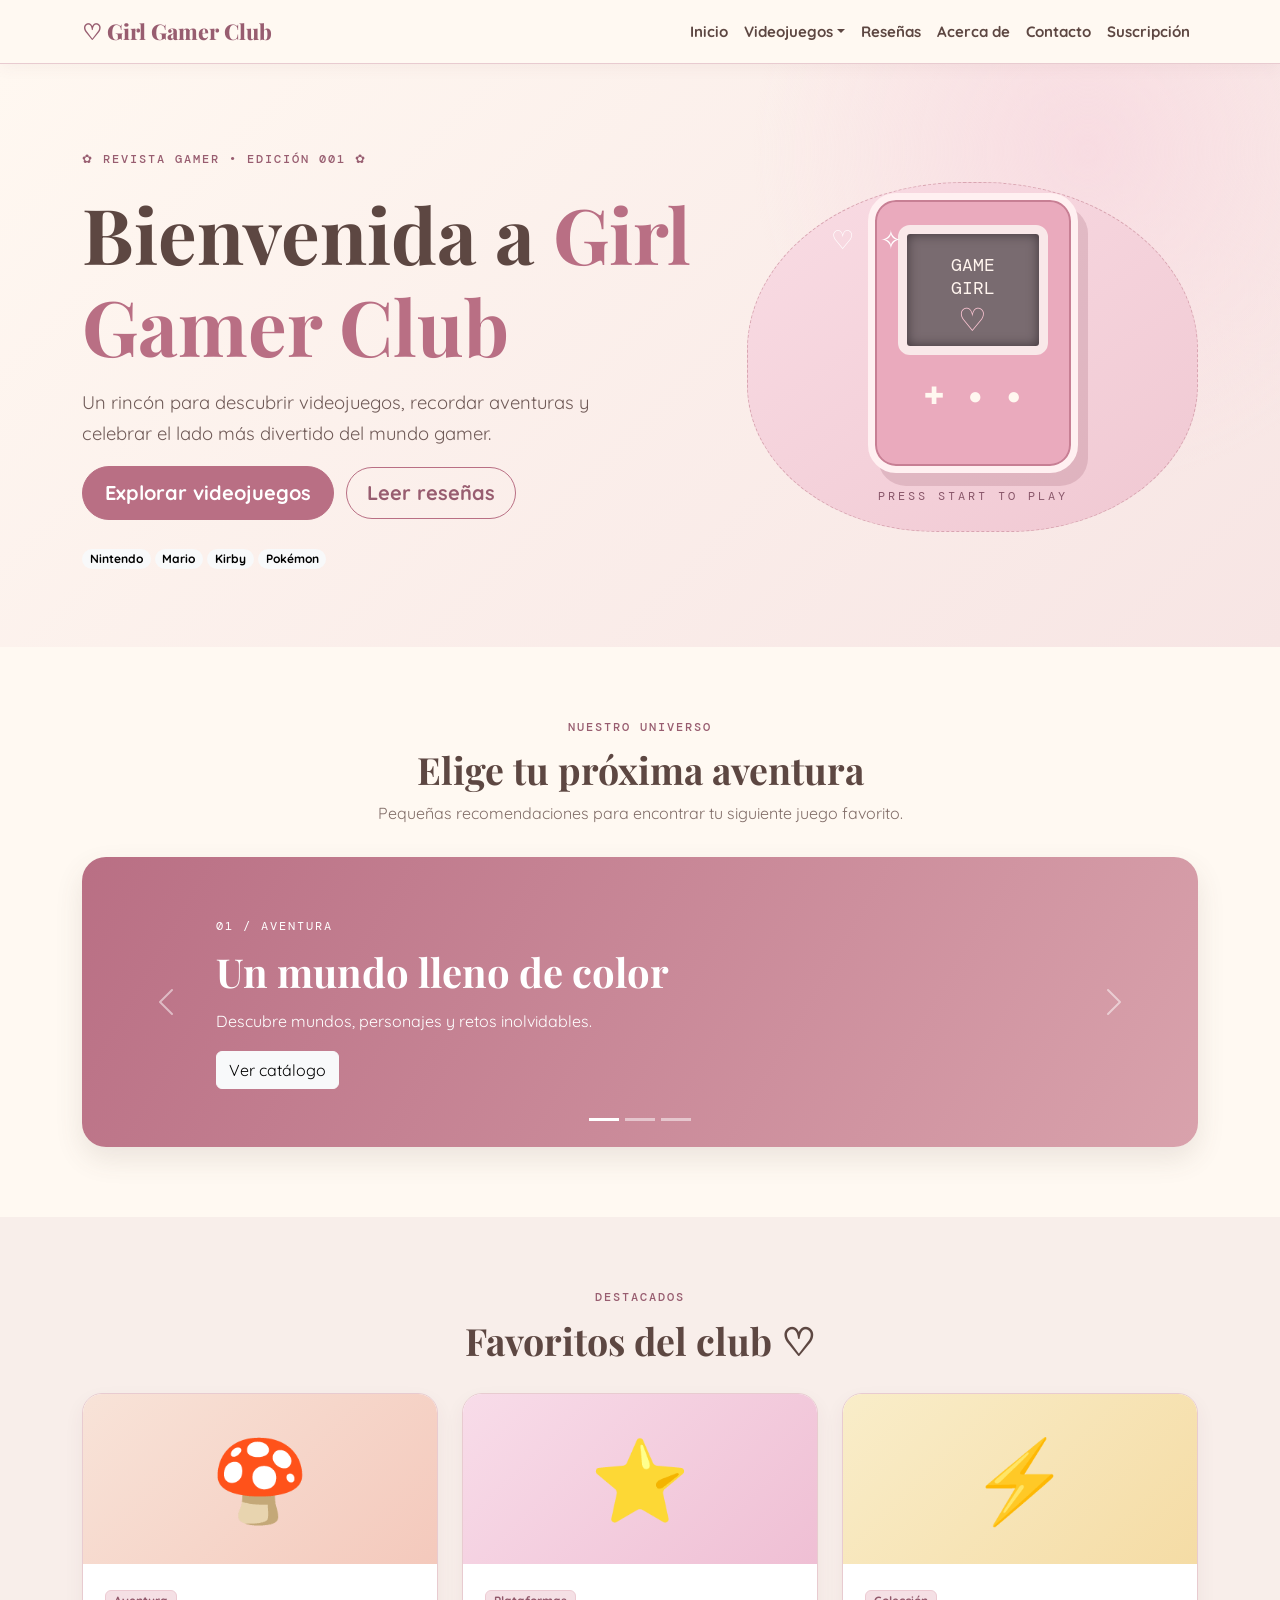
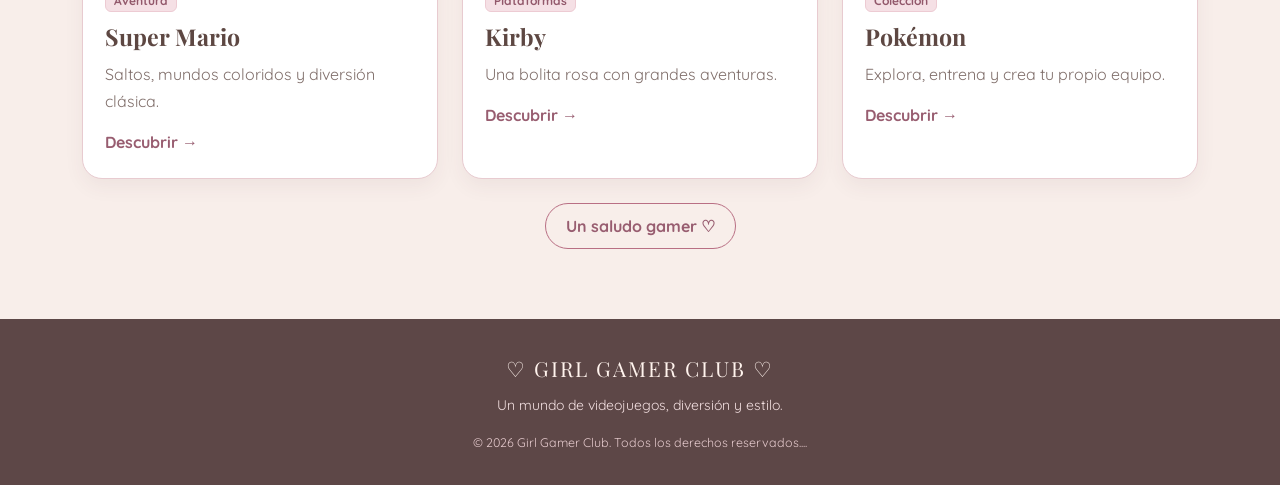
<file: index.html>
<!DOCTYPE html>
<html lang="es">
<head>
  <meta charset="UTF-8">
  <meta name="viewport" content="width=device-width, initial-scale=1.0">
  <meta name="author" content="Nicol Teran">
  <meta name="description" content="Girl Gamer Club: blog vintage de videojuegos Nintendo, Mario, Kirby y Pokémon.">
  <title>Inicio | Girl Gamer Club</title>
  <link href="https://cdn.jsdelivr.net/npm/bootstrap@5.3.3/dist/css/bootstrap.min.css" rel="stylesheet">
  <link rel="stylesheet" href="css/estilos.css">
</head>
<body>

<nav class="navbar navbar-expand-lg navbar-light sticky-top">
  <div class="container">
    <a class="navbar-brand" href="index.html">♡ Girl Gamer Club</a>
    <button class="navbar-toggler" type="button" data-bs-toggle="collapse" data-bs-target="#menu" aria-controls="menu" aria-expanded="false" aria-label="Abrir menú">
      <span class="navbar-toggler-icon"></span>
    </button>
    <div class="collapse navbar-collapse" id="menu">
      <ul class="navbar-nav ms-auto align-items-lg-center">
        <li class="nav-item"><a class="nav-link" href="index.html">Inicio</a></li>
        <li class="nav-item dropdown">
          <a class="nav-link dropdown-toggle" href="videojuegos.html" role="button" data-bs-toggle="dropdown" aria-expanded="false">Videojuegos</a>
          <ul class="dropdown-menu">
            <li><a class="dropdown-item" href="videojuegos.html#nintendo">Nintendo</a></li>
            <li><a class="dropdown-item" href="videojuegos.html#mario">Mario</a></li>
            <li><a class="dropdown-item" href="videojuegos.html#kirby">Kirby</a></li>
            <li><a class="dropdown-item" href="videojuegos.html#pokemon">Pokémon</a></li>
          </ul>
        </li>
        <li class="nav-item"><a class="nav-link" href="resenas.html">Reseñas</a></li>
        <li class="nav-item"><a class="nav-link" href="acerca.html">Acerca de</a></li>
        <li class="nav-item"><a class="nav-link" href="contacto.html">Contacto</a></li>
        <li class="nav-item"><a class="nav-link" href="suscripcion.html">Suscripción</a></li>
      </ul>
    </div>
  </div>
</nav>


<main>
  <section class="hero">
    <div class="container">
      <div class="row align-items-center g-4">
        <div class="col-lg-7">
          <span class="eyebrow">✿ REVISTA GAMER • EDICIÓN 001 ✿</span>
          <h1>Bienvenida a <span>Girl Gamer Club</span></h1>
          <p class="hero-text">Un rincón para descubrir videojuegos, recordar aventuras y celebrar el lado más divertido del mundo gamer.</p>
          <a class="btn btn-rose btn-lg me-2 mb-2" href="videojuegos.html">Explorar videojuegos</a>
          <a class="btn btn-outline-rose btn-lg mb-2" href="resenas.html">Leer reseñas</a>
          <div class="mt-3"><span class="badge rounded-pill text-bg-light">Nintendo</span> <span class="badge rounded-pill text-bg-light">Mario</span> <span class="badge rounded-pill text-bg-light">Kirby</span> <span class="badge rounded-pill text-bg-light">Pokémon</span></div>
        </div>
        <div class="col-lg-5">
          <div class="hero-art" role="img" aria-label="Ilustración decorativa de una consola portátil rosa">
            <div class="sparkle">✦　♡　✧</div><div class="handheld"><div class="screen">GAME<br>GIRL<br><span>♡</span></div><div class="controls">✚　●　●</div></div>
            <p class="art-caption">PRESS START TO PLAY</p>
          </div>
        </div>
      </div>
    </div>
  </section>

  <section class="container section-pad">
    <div class="section-heading"><span class="eyebrow">NUESTRO UNIVERSO</span><h2>Elige tu próxima aventura</h2><p>Pequeñas recomendaciones para encontrar tu siguiente juego favorito.</p></div>
    <div id="clubCarousel" class="carousel slide vintage-carousel" data-bs-ride="carousel">
      <div class="carousel-indicators">
        <button type="button" data-bs-target="#clubCarousel" data-bs-slide-to="0" class="active" aria-current="true" aria-label="Diapositiva 1"></button>
        <button type="button" data-bs-target="#clubCarousel" data-bs-slide-to="1" aria-label="Diapositiva 2"></button>
        <button type="button" data-bs-target="#clubCarousel" data-bs-slide-to="2" aria-label="Diapositiva 3"></button>
      </div>
      <div class="carousel-inner">
        <div class="carousel-item active"><div class="carousel-panel panel-one"><span>01 / AVENTURA</span><h3>Un mundo lleno de color</h3><p>Descubre mundos, personajes y retos inolvidables.</p><a href="videojuegos.html" class="btn btn-light">Ver catálogo</a></div></div>
        <div class="carousel-item"><div class="carousel-panel panel-two"><span>02 / TERNURA</span><h3>Un poquito de magia rosa</h3><p>Personajes adorables y aventuras para disfrutar.</p><a href="videojuegos.html#kirby" class="btn btn-light">Conocer a Kirby</a></div></div>
        <div class="carousel-item"><div class="carousel-panel panel-three"><span>03 / RECUERDOS</span><h3>La nostalgia nunca pasa de moda</h3><p>Celebramos los clásicos que siguen encantándonos.</p><a href="resenas.html" class="btn btn-light">Leer reseñas</a></div></div>
      </div>
      <button class="carousel-control-prev" type="button" data-bs-target="#clubCarousel" data-bs-slide="prev"><span class="carousel-control-prev-icon"></span><span class="visually-hidden">Anterior</span></button>
      <button class="carousel-control-next" type="button" data-bs-target="#clubCarousel" data-bs-slide="next"><span class="carousel-control-next-icon"></span><span class="visually-hidden">Siguiente</span></button>
    </div>
  </section>

  <section class="soft-section section-pad">
    <div class="container">
      <div class="section-heading"><span class="eyebrow">DESTACADOS</span><h2>Favoritos del club ♡</h2></div>
      <div class="row g-4">
        <div class="col-md-4"><article class="game-card"><div class="game-icon icon-mario">🍄</div><div class="card-body"><span class="badge badge-rose">Aventura</span><h3>Super Mario</h3><p>Saltos, mundos coloridos y diversión clásica.</p><a href="videojuegos.html#mario" class="text-link">Descubrir →</a></div></article></div>
        <div class="col-md-4"><article class="game-card"><div class="game-icon icon-kirby">⭐</div><div class="card-body"><span class="badge badge-rose">Plataformas</span><h3>Kirby</h3><p>Una bolita rosa con grandes aventuras.</p><a href="videojuegos.html#kirby" class="text-link">Descubrir →</a></div></article></div>
        <div class="col-md-4"><article class="game-card"><div class="game-icon icon-pokemon">⚡</div><div class="card-body"><span class="badge badge-rose">Colección</span><h3>Pokémon</h3><p>Explora, entrena y crea tu propio equipo.</p><a href="videojuegos.html#pokemon" class="text-link">Descubrir →</a></div></article></div>
      </div>
      <div class="text-center mt-4"><button class="btn btn-outline-rose" data-bs-toggle="tooltip" data-bs-title="¡Gracias por visitar nuestro pequeño club!">Un saludo gamer ♡</button></div>
    </div>
  </section>
</main>

<footer class="site-footer">
  <div class="container text-center">
    <p class="mb-1">♡ GIRL GAMER CLUB ♡</p>
    <small>Un mundo de videojuegos, diversión y estilo.</small>
    <p class="copyright mb-0">© 2026 Girl Gamer Club. Todos los derechos reservados....</p>
  </div>
</footer>

<script src="https://cdn.jsdelivr.net/npm/bootstrap@5.3.3/dist/js/bootstrap.bundle.min.js"></script>
<script src="js/script.js"></script>
</body>
</html>
</file>
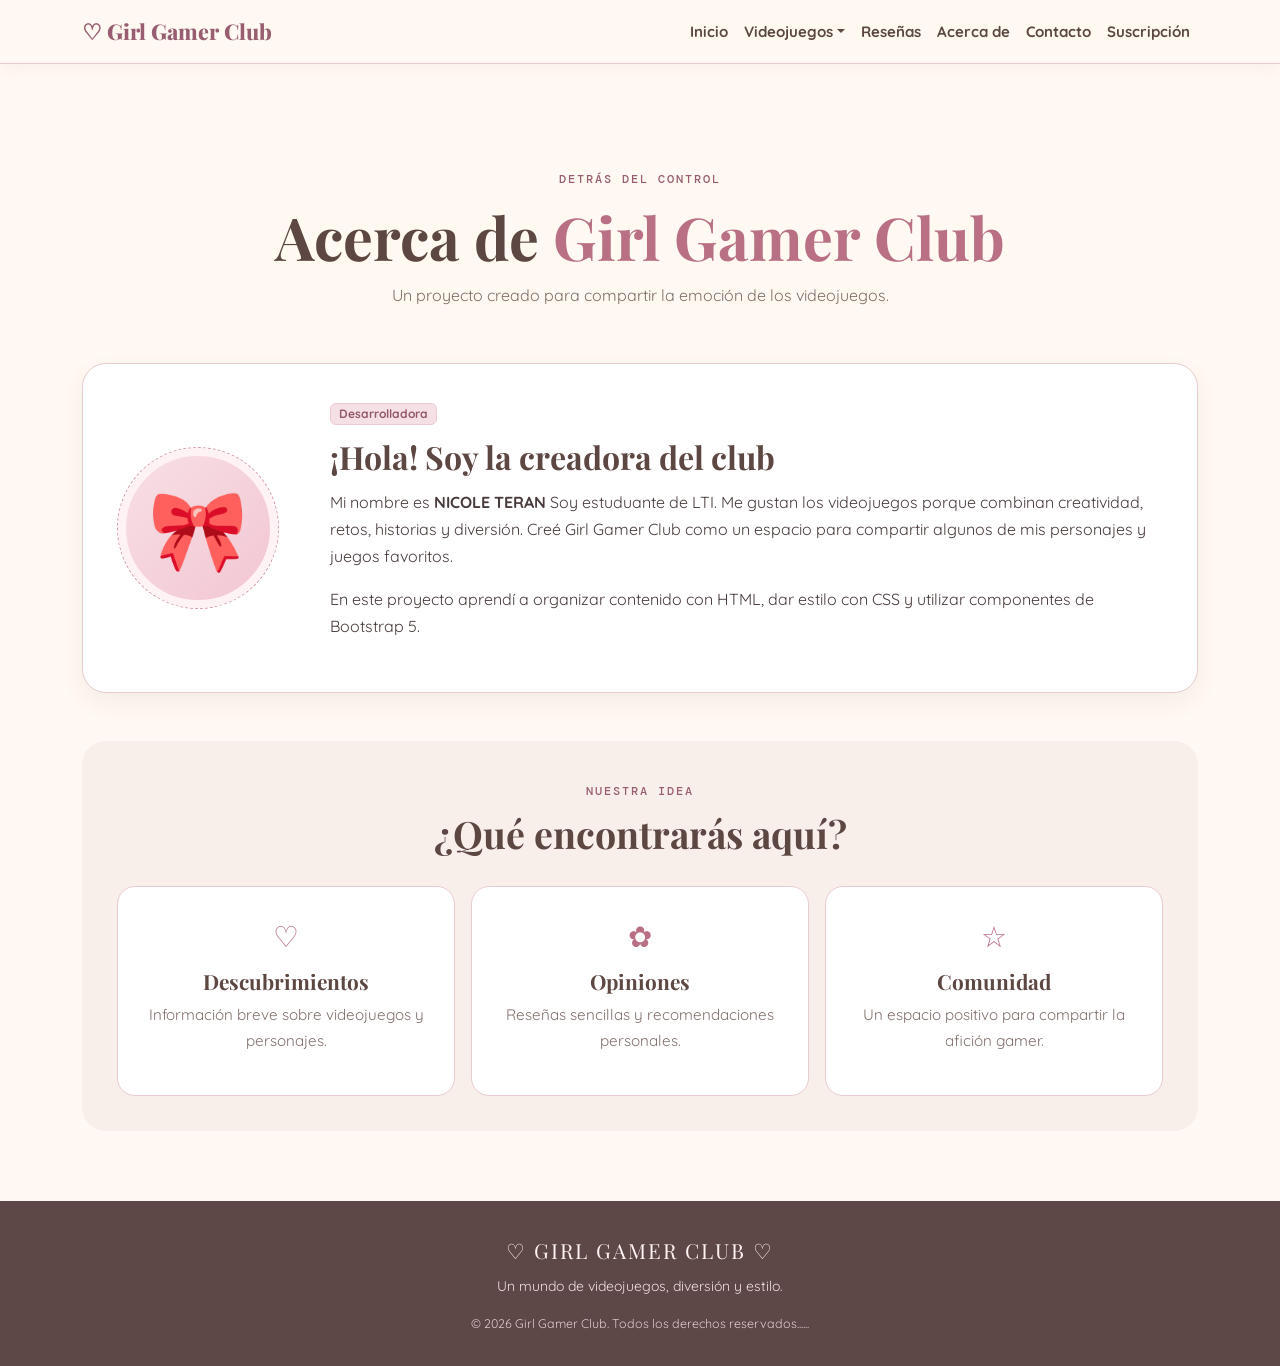
<file: acerca.html>
<!DOCTYPE html>
<html lang="es">
<head>
  <meta charset="UTF-8">
  <meta name="viewport" content="width=device-width, initial-scale=1.0">
  <meta name="author" content="Nicol Teran">
  <meta name="description" content="Girl Gamer Club: blog vintage de videojuegos Nintendo, Mario, Kirby y Pokémon.">
  <title>Acerca de | Girl Gamer Club</title>
  <link href="https://cdn.jsdelivr.net/npm/bootstrap@5.3.3/dist/css/bootstrap.min.css" rel="stylesheet">
  <link rel="stylesheet" href="css/estilos.css">
</head>
<body>

<nav class="navbar navbar-expand-lg navbar-light sticky-top">
  <div class="container">
    <a class="navbar-brand" href="index.html">♡ Girl Gamer Club</a>
    <button class="navbar-toggler" type="button" data-bs-toggle="collapse" data-bs-target="#menu" aria-controls="menu" aria-expanded="false" aria-label="Abrir menú">
      <span class="navbar-toggler-icon"></span>
    </button>
    <div class="collapse navbar-collapse" id="menu">
      <ul class="navbar-nav ms-auto align-items-lg-center">
        <li class="nav-item"><a class="nav-link" href="index.html">Inicio</a></li>
        <li class="nav-item dropdown">
          <a class="nav-link dropdown-toggle" href="videojuegos.html" role="button" data-bs-toggle="dropdown" aria-expanded="false">Videojuegos</a>
          <ul class="dropdown-menu">
            <li><a class="dropdown-item" href="videojuegos.html#nintendo">Nintendo</a></li>
            <li><a class="dropdown-item" href="videojuegos.html#mario">Mario</a></li>
            <li><a class="dropdown-item" href="videojuegos.html#kirby">Kirby</a></li>
            <li><a class="dropdown-item" href="videojuegos.html#pokemon">Pokémon</a></li>
          </ul>
        </li>
        <li class="nav-item"><a class="nav-link" href="resenas.html">Reseñas</a></li>
        <li class="nav-item"><a class="nav-link" href="acerca.html">Acerca de</a></li>
        <li class="nav-item"><a class="nav-link" href="contacto.html">Contacto</a></li>
        <li class="nav-item"><a class="nav-link" href="suscripcion.html">Suscripción</a></li>
      </ul>
    </div>
  </div>
</nav>


<main class="container section-pad">
  <header class="page-header"><span class="eyebrow">DETRÁS DEL CONTROL</span><h1>Acerca de <span>Girl Gamer Club</span></h1><p>Un proyecto creado para compartir la emoción de los videojuegos.</p></header>
  <section class="about-panel">
    <div class="profile-avatar">🎀</div>
    <div><span class="badge badge-rose">Desarrolladora</span><h2>¡Hola! Soy la creadora del club</h2>
      <p>Mi nombre es <strong> NICOLE TERAN </strong> Soy estuduante de LTI. Me gustan los videojuegos porque combinan creatividad, retos, historias y diversión. Creé Girl Gamer Club como un espacio para compartir algunos de mis personajes y juegos favoritos.</p>
      <p>En este proyecto aprendí a organizar contenido con HTML, dar estilo con CSS y utilizar componentes de Bootstrap 5.</p>
    </div>
  </section>
  <section class="soft-section inner-soft mt-5"><div class="section-heading"><span class="eyebrow">NUESTRA IDEA</span><h2>¿Qué encontrarás aquí?</h2></div><div class="row g-3"><div class="col-md-4"><div class="mini-feature">♡ <h3>Descubrimientos</h3><p>Información breve sobre videojuegos y personajes.</p></div></div><div class="col-md-4"><div class="mini-feature">✿ <h3>Opiniones</h3><p>Reseñas sencillas y recomendaciones personales.</p></div></div><div class="col-md-4"><div class="mini-feature">☆ <h3>Comunidad</h3><p>Un espacio positivo para compartir la afición gamer.</p></div></div></div></section>
</main>

<footer class="site-footer">
  <div class="container text-center">
    <p class="mb-1">♡ GIRL GAMER CLUB ♡</p>
    <small>Un mundo de videojuegos, diversión y estilo.</small>
    <p class="copyright mb-0">© 2026 Girl Gamer Club. Todos los derechos reservados......</p>
  </div>
</footer>

<script src="https://cdn.jsdelivr.net/npm/bootstrap@5.3.3/dist/js/bootstrap.bundle.min.js"></script>
<script src="js/script.js"></script>
</body>
</html>
</file>
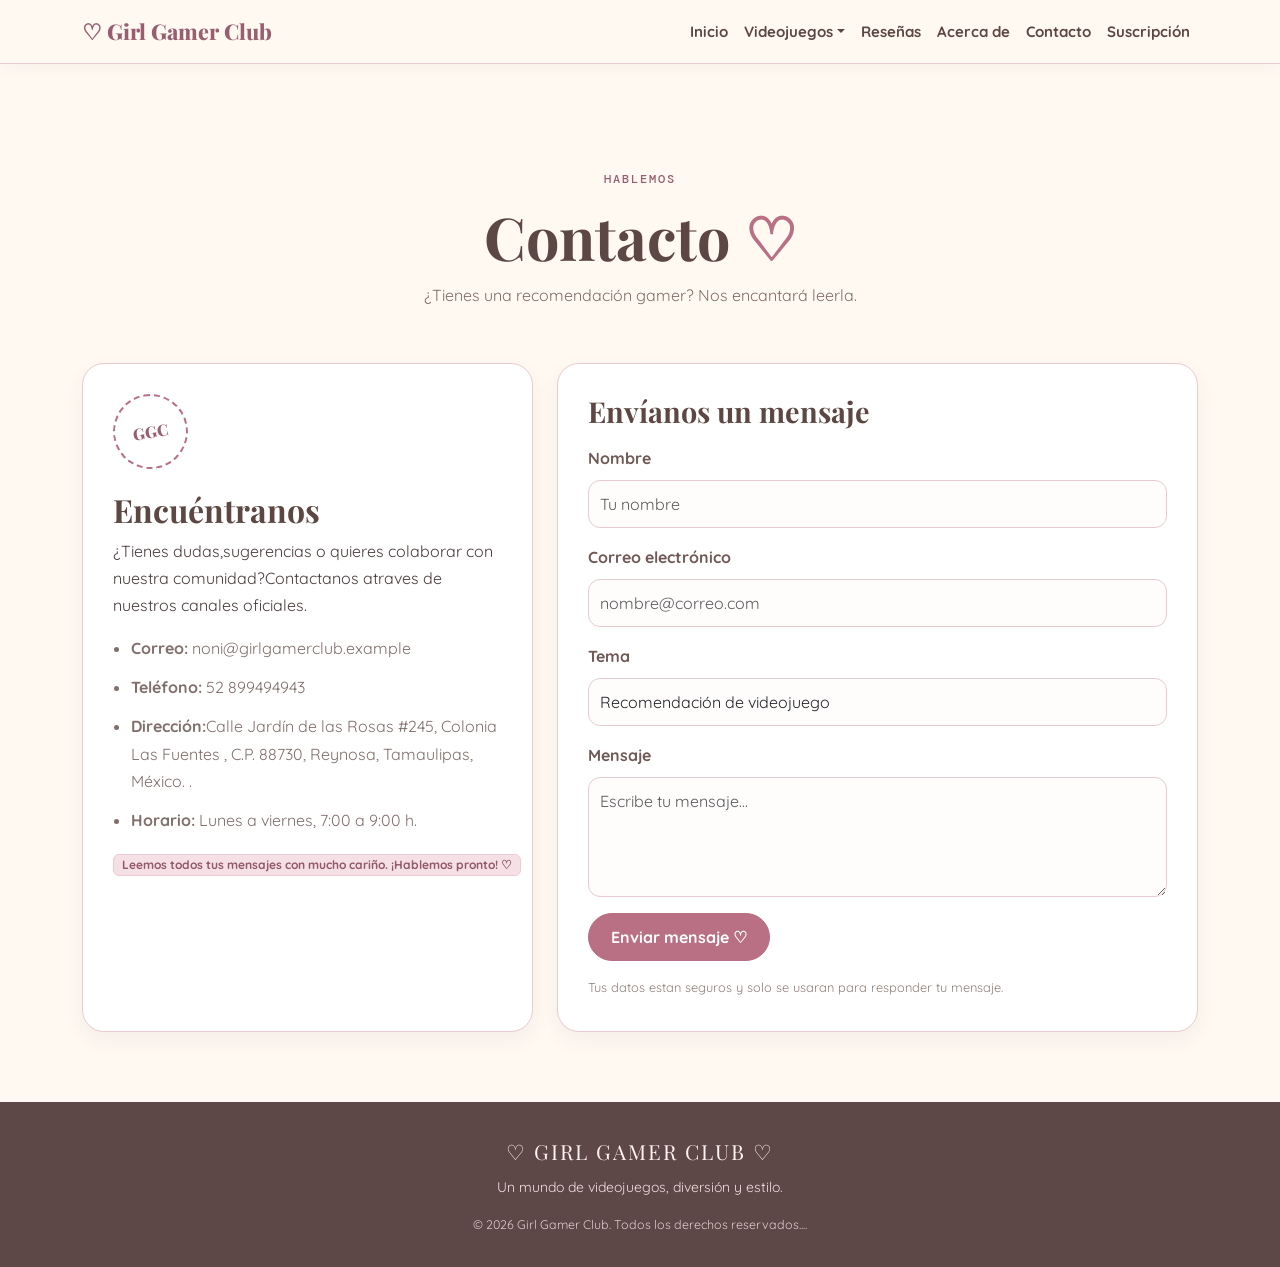
<file: contacto.html>
<!DOCTYPE html>
<html lang="es">
<head>
  <meta charset="UTF-8">
  <meta name="viewport" content="width=device-width, initial-scale=1.0">
  <meta name="author" content="Nicol Teran">
  <meta name="description" content="Girl Gamer Club: blog vintage de videojuegos Nintendo, Mario, Kirby y Pokémon.">
  <title>Contacto | Girl Gamer Club</title>
  <link href="https://cdn.jsdelivr.net/npm/bootstrap@5.3.3/dist/css/bootstrap.min.css" rel="stylesheet">
  <link rel="stylesheet" href="css/estilos.css">
</head>
<body>

<nav class="navbar navbar-expand-lg navbar-light sticky-top">
  <div class="container">
    <a class="navbar-brand" href="index.html">♡ Girl Gamer Club</a>
    <button class="navbar-toggler" type="button" data-bs-toggle="collapse" data-bs-target="#menu" aria-controls="menu" aria-expanded="false" aria-label="Abrir menú">
      <span class="navbar-toggler-icon"></span>
    </button>
    <div class="collapse navbar-collapse" id="menu">
      <ul class="navbar-nav ms-auto align-items-lg-center">
        <li class="nav-item"><a class="nav-link" href="index.html">Inicio</a></li>
        <li class="nav-item dropdown">
          <a class="nav-link dropdown-toggle" href="videojuegos.html" role="button" data-bs-toggle="dropdown" aria-expanded="false">Videojuegos</a>
          <ul class="dropdown-menu">
            <li><a class="dropdown-item" href="videojuegos.html#nintendo">Nintendo</a></li>
            <li><a class="dropdown-item" href="videojuegos.html#mario">Mario</a></li>
            <li><a class="dropdown-item" href="videojuegos.html#kirby">Kirby</a></li>
            <li><a class="dropdown-item" href="videojuegos.html#pokemon">Pokémon</a></li>
          </ul>
        </li>
        <li class="nav-item"><a class="nav-link" href="resenas.html">Reseñas</a></li>
        <li class="nav-item"><a class="nav-link" href="acerca.html">Acerca de</a></li>
        <li class="nav-item"><a class="nav-link" href="contacto.html">Contacto</a></li>
        <li class="nav-item"><a class="nav-link" href="suscripcion.html">Suscripción</a></li>
      </ul>
    </div>
  </div>
</nav>


<main class="container section-pad">
  <header class="page-header"><span class="eyebrow">HABLEMOS</span><h1>Contacto <span>♡</span></h1><p>¿Tienes una recomendación gamer? Nos encantará leerla.</p></header>
  <div class="row g-4">
    <div class="col-lg-5"><div class="contact-card"><div class="contact-stamp">GGC</div><h2>Encuéntranos</h2><p>¿Tienes dudas,sugerencias o quieres colaborar con nuestra comunidad?Contactanos atraves de nuestros canales oficiales.</p><ul class="contact-list"><li><strong>Correo:</strong> noni@girlgamerclub.example</li><li><strong>Teléfono:</strong> 52 899494943 </li><li><strong>Dirección:</strong>Calle Jardín de las Rosas #245, Colonia Las Fuentes , C.P. 88730, Reynosa, Tamaulipas, México. .</li><li><strong>Horario:</strong> Lunes a viernes, 7:00 a 9:00 h.</li></ul><span class="badge badge-rose">Leemos todos tus mensajes con mucho cariño. ¡Hablemos pronto! ♡</span></div></div>
    <div class="col-lg-7"><form class="form-paper demo-form"><h2>Envíanos un mensaje</h2><div class="mb-3"><label for="nombre" class="form-label">Nombre</label><input class="form-control" id="nombre" name="nombre" type="text" placeholder="Tu nombre" required></div><div class="mb-3"><label for="correo" class="form-label">Correo electrónico</label><input class="form-control" id="correo" name="correo" type="email" placeholder="nombre@correo.com" required></div><div class="mb-3"><label for="tema" class="form-label">Tema</label><select class="form-select" id="tema" name="tema"><option>Recomendación de videojuego</option><option>Pregunta sobre el blog</option><option>Otro</option></select></div><div class="mb-3"><label for="mensaje" class="form-label">Mensaje</label><textarea class="form-control" id="mensaje" name="mensaje" rows="4" placeholder="Escribe tu mensaje..." required></textarea></div><button class="btn btn-rose" type="submit">Enviar mensaje ♡</button><p class="form-feedback" aria-live="polite"></p><small class="small-note">Tus datos estan seguros y solo se usaran para responder tu mensaje.</small></form></div>
  </div>
</main>

<footer class="site-footer">
  <div class="container text-center">
    <p class="mb-1">♡ GIRL GAMER CLUB ♡</p>
    <small>Un mundo de videojuegos, diversión y estilo.</small>
    <p class="copyright mb-0">© 2026 Girl Gamer Club. Todos los derechos reservados....</p>
  </div>
</footer>

<script src="https://cdn.jsdelivr.net/npm/bootstrap@5.3.3/dist/js/bootstrap.bundle.min.js"></script>
<script src="js/script.js"></script>
</body>
</html>
</file>
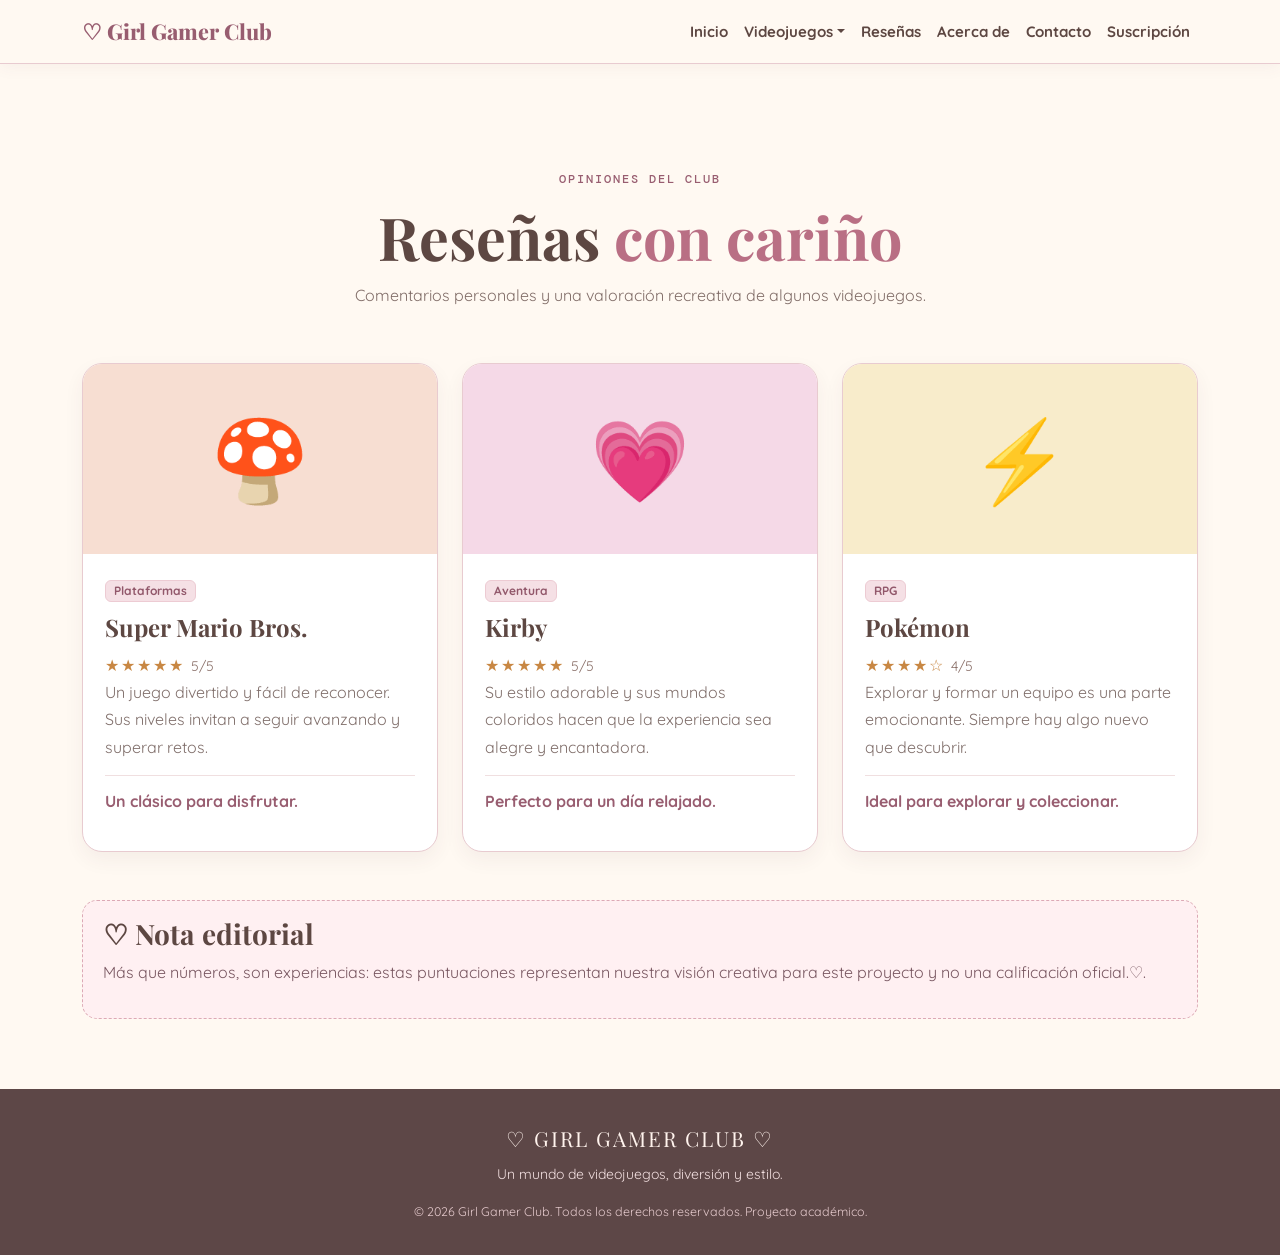
<file: resenas.html>
<!DOCTYPE html>
<html lang="es">
<head>
  <meta charset="UTF-8">
  <meta name="viewport" content="width=device-width, initial-scale=1.0">
  <meta name="author" content="Nicol Teran">
  <meta name="description" content="Girl Gamer Club: blog vintage de videojuegos Nintendo, Mario, Kirby y Pokémon.">
  <title>Reseñas | Girl Gamer Club</title>
  <link href="https://cdn.jsdelivr.net/npm/bootstrap@5.3.3/dist/css/bootstrap.min.css" rel="stylesheet">
  <link rel="stylesheet" href="css/estilos.css">
</head>
<body>

<nav class="navbar navbar-expand-lg navbar-light sticky-top">
  <div class="container">
    <a class="navbar-brand" href="index.html">♡ Girl Gamer Club</a>
    <button class="navbar-toggler" type="button" data-bs-toggle="collapse" data-bs-target="#menu" aria-controls="menu" aria-expanded="false" aria-label="Abrir menú">
      <span class="navbar-toggler-icon"></span>
    </button>
    <div class="collapse navbar-collapse" id="menu">
      <ul class="navbar-nav ms-auto align-items-lg-center">
        <li class="nav-item"><a class="nav-link" href="index.html">Inicio</a></li>
        <li class="nav-item dropdown">
          <a class="nav-link dropdown-toggle" href="videojuegos.html" role="button" data-bs-toggle="dropdown" aria-expanded="false">Videojuegos</a>
          <ul class="dropdown-menu">
            <li><a class="dropdown-item" href="videojuegos.html#nintendo">Nintendo</a></li>
            <li><a class="dropdown-item" href="videojuegos.html#mario">Mario</a></li>
            <li><a class="dropdown-item" href="videojuegos.html#kirby">Kirby</a></li>
            <li><a class="dropdown-item" href="videojuegos.html#pokemon">Pokémon</a></li>
          </ul>
        </li>
        <li class="nav-item"><a class="nav-link" href="resenas.html">Reseñas</a></li>
        <li class="nav-item"><a class="nav-link" href="acerca.html">Acerca de</a></li>
        <li class="nav-item"><a class="nav-link" href="contacto.html">Contacto</a></li>
        <li class="nav-item"><a class="nav-link" href="suscripcion.html">Suscripción</a></li>
      </ul>
    </div>
  </div>
</nav>


<main class="container section-pad">
  <header class="page-header"><span class="eyebrow">OPINIONES DEL CLUB</span><h1>Reseñas <span>con cariño</span></h1><p>Comentarios personales y una valoración recreativa de algunos videojuegos.</p></header>
  <div class="row g-4">
    <div class="col-md-4"><article class="review-card"><div class="review-art art-mario">🍄</div><div class="card-body"><span class="badge badge-rose">Plataformas</span><h2>Super Mario Bros.</h2><div class="rating">★★★★★ <small>5/5</small></div><p>Un juego divertido y fácil de reconocer. Sus niveles invitan a seguir avanzando y superar retos.</p><p class="review-verdict"> Un clásico para disfrutar.</p></div></article></div>
    <div class="col-md-4"><article class="review-card"><div class="review-art art-kirby">💗</div><div class="card-body"><span class="badge badge-rose">Aventura</span><h2>Kirby</h2><div class="rating">★★★★★ <small>5/5</small></div><p>Su estilo adorable y sus mundos coloridos hacen que la experiencia sea alegre y encantadora.</p><p class="review-verdict"> Perfecto para un día relajado.</p></div></article></div>
    <div class="col-md-4"><article class="review-card"><div class="review-art art-pokemon">⚡</div><div class="card-body"><span class="badge badge-rose">RPG</span><h2>Pokémon</h2><div class="rating">★★★★☆ <small>4/5</small></div><p>Explorar y formar un equipo es una parte emocionante. Siempre hay algo nuevo que descubrir.</p><p class="review-verdict"> Ideal para explorar y coleccionar.</p></div></article></div>
  </div>
  <div class="paper-note mt-5"><h3>♡ Nota editorial</h3><p> Más que números, son experiencias: estas puntuaciones representan nuestra visión creativa para este proyecto y no una calificación oficial.♡.</p></div>
</main>

<footer class="site-footer">
  <div class="container text-center">
    <p class="mb-1">♡ GIRL GAMER CLUB ♡</p>
    <small>Un mundo de videojuegos, diversión y estilo.</small>
    <p class="copyright mb-0">© 2026 Girl Gamer Club. Todos los derechos reservados. Proyecto académico.</p>
  </div>
</footer>

<script src="https://cdn.jsdelivr.net/npm/bootstrap@5.3.3/dist/js/bootstrap.bundle.min.js"></script>
<script src="js/script.js"></script>
</body>
</html>
</file>
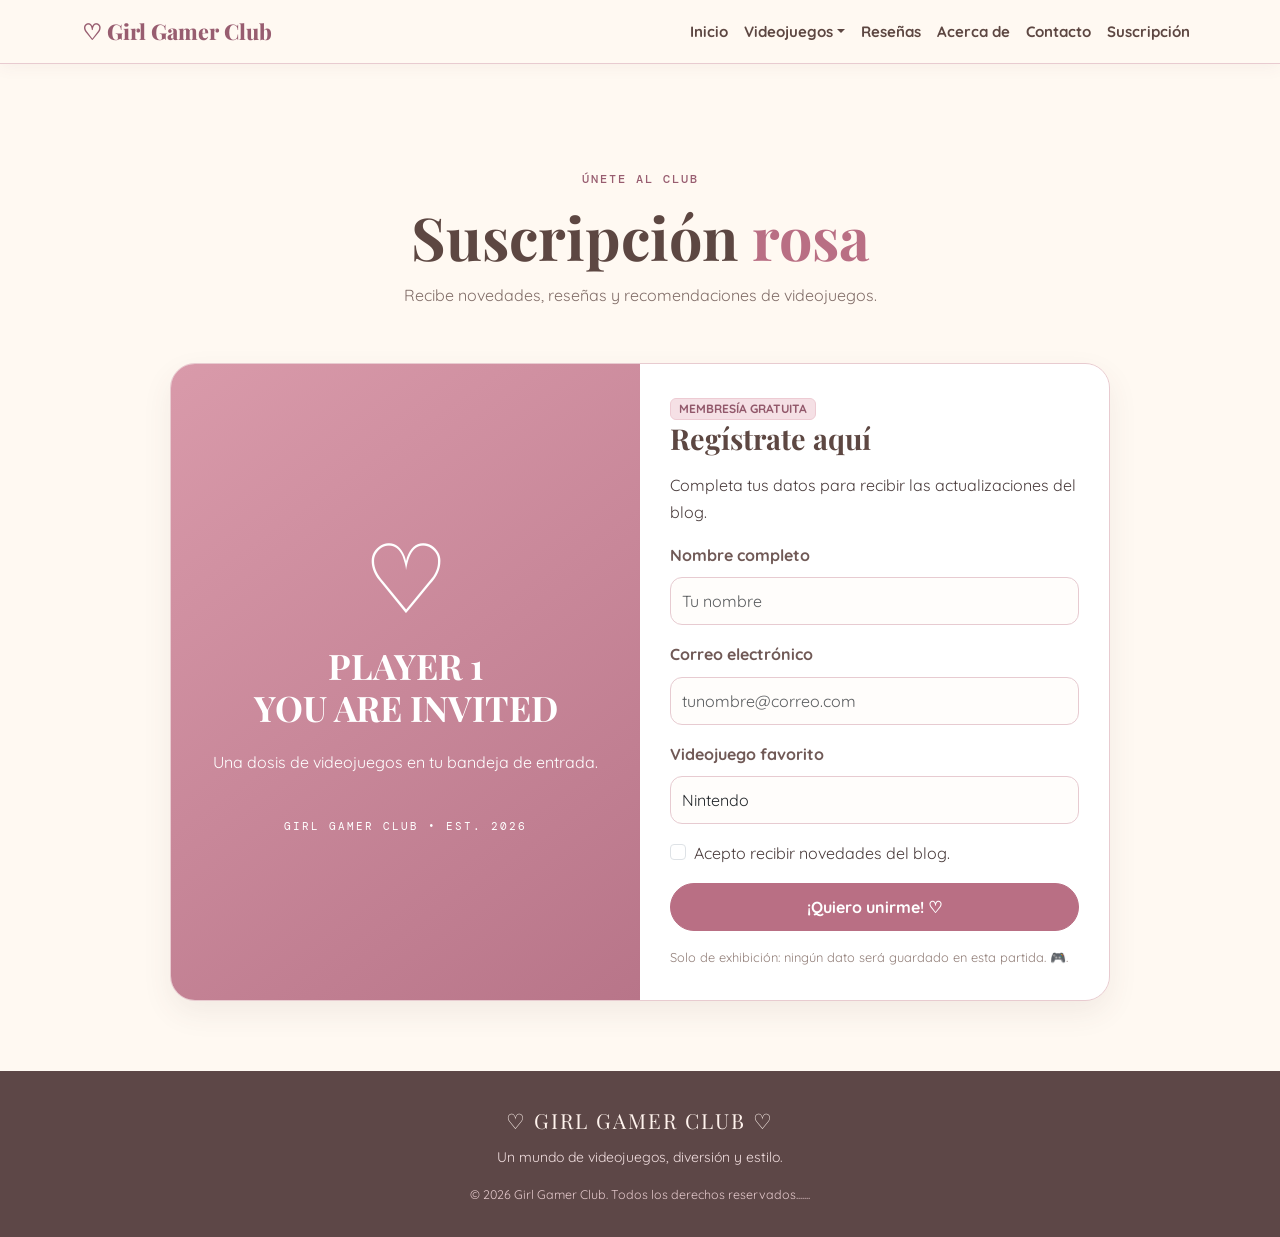
<file: suscripcion.html>
<!DOCTYPE html>
<html lang="es">
<head>
  <meta charset="UTF-8">
  <meta name="viewport" content="width=device-width, initial-scale=1.0">
  <meta name="author" content="Nicol Teran">
  <meta name="description" content="Girl Gamer Club: blog vintage de videojuegos Nintendo, Mario, Kirby y Pokémon.">
  <title>Suscripción | Girl Gamer Club</title>
  <link href="https://cdn.jsdelivr.net/npm/bootstrap@5.3.3/dist/css/bootstrap.min.css" rel="stylesheet">
  <link rel="stylesheet" href="css/estilos.css">
</head>
<body>

<nav class="navbar navbar-expand-lg navbar-light sticky-top">
  <div class="container">
    <a class="navbar-brand" href="index.html">♡ Girl Gamer Club</a>
    <button class="navbar-toggler" type="button" data-bs-toggle="collapse" data-bs-target="#menu" aria-controls="menu" aria-expanded="false" aria-label="Abrir menú">
      <span class="navbar-toggler-icon"></span>
    </button>
    <div class="collapse navbar-collapse" id="menu">
      <ul class="navbar-nav ms-auto align-items-lg-center">
        <li class="nav-item"><a class="nav-link" href="index.html">Inicio</a></li>
        <li class="nav-item dropdown">
          <a class="nav-link dropdown-toggle" href="videojuegos.html" role="button" data-bs-toggle="dropdown" aria-expanded="false">Videojuegos</a>
          <ul class="dropdown-menu">
            <li><a class="dropdown-item" href="videojuegos.html#nintendo">Nintendo</a></li>
            <li><a class="dropdown-item" href="videojuegos.html#mario">Mario</a></li>
            <li><a class="dropdown-item" href="videojuegos.html#kirby">Kirby</a></li>
            <li><a class="dropdown-item" href="videojuegos.html#pokemon">Pokémon</a></li>
          </ul>
        </li>
        <li class="nav-item"><a class="nav-link" href="resenas.html">Reseñas</a></li>
        <li class="nav-item"><a class="nav-link" href="acerca.html">Acerca de</a></li>
        <li class="nav-item"><a class="nav-link" href="contacto.html">Contacto</a></li>
        <li class="nav-item"><a class="nav-link" href="suscripcion.html">Suscripción</a></li>
      </ul>
    </div>
  </div>
</nav>


<main class="container section-pad">
  <header class="page-header"><span class="eyebrow">ÚNETE AL CLUB</span><h1>Suscripción <span>rosa</span></h1><p>Recibe novedades, reseñas y recomendaciones de videojuegos.</p></header>
  <div class="subscribe-wrap">
    <div class="subscribe-decoration"><div class="big-heart">♡</div><h2>PLAYER 1<br>YOU ARE INVITED</h2><p>Una dosis de videojuegos en tu bandeja de entrada.</p><span>GIRL GAMER CLUB • EST. 2026</span></div>
    <form class="form-paper subscribe-form demo-form">
      <span class="badge badge-rose">MEMBRESÍA GRATUITA</span><h2>Regístrate aquí</h2><p>Completa tus datos para recibir las actualizaciones del blog.</p>
      <div class="mb-3"><label for="subnombre" class="form-label">Nombre completo</label><input class="form-control" type="text" id="subnombre" name="nombre" placeholder="Tu nombre" required></div>
      <div class="mb-3"><label for="subcorreo" class="form-label">Correo electrónico</label><input class="form-control" type="email" id="subcorreo" name="correo" placeholder="tunombre@correo.com" required></div>
      <div class="mb-3"><label for="favorito" class="form-label">Videojuego favorito</label><select class="form-select" id="favorito" name="favorito"><option>Nintendo</option><option>Super Mario</option><option>Kirby</option><option>Pokémon</option><option>Otro</option></select></div>
      <div class="form-check mb-3"><input class="form-check-input" type="checkbox" id="acepto" required><label class="form-check-label" for="acepto">Acepto recibir novedades del blog.</label></div>
      <button class="btn btn-rose w-100" type="submit">¡Quiero unirme! ♡</button><p class="form-feedback" aria-live="polite"></p><small class="small-note"> Solo de exhibición: ningún dato será guardado en esta partida. 🎮.</small>
    </form>
  </div>
</main>

<footer class="site-footer">
  <div class="container text-center">
    <p class="mb-1">♡ GIRL GAMER CLUB ♡</p>
    <small>Un mundo de videojuegos, diversión y estilo.</small>
    <p class="copyright mb-0">© 2026 Girl Gamer Club. Todos los derechos reservados.......</p>
  </div>
</footer>

<script src="https://cdn.jsdelivr.net/npm/bootstrap@5.3.3/dist/js/bootstrap.bundle.min.js"></script>
<script src="js/script.js"></script>
</body>
</html>
</file>
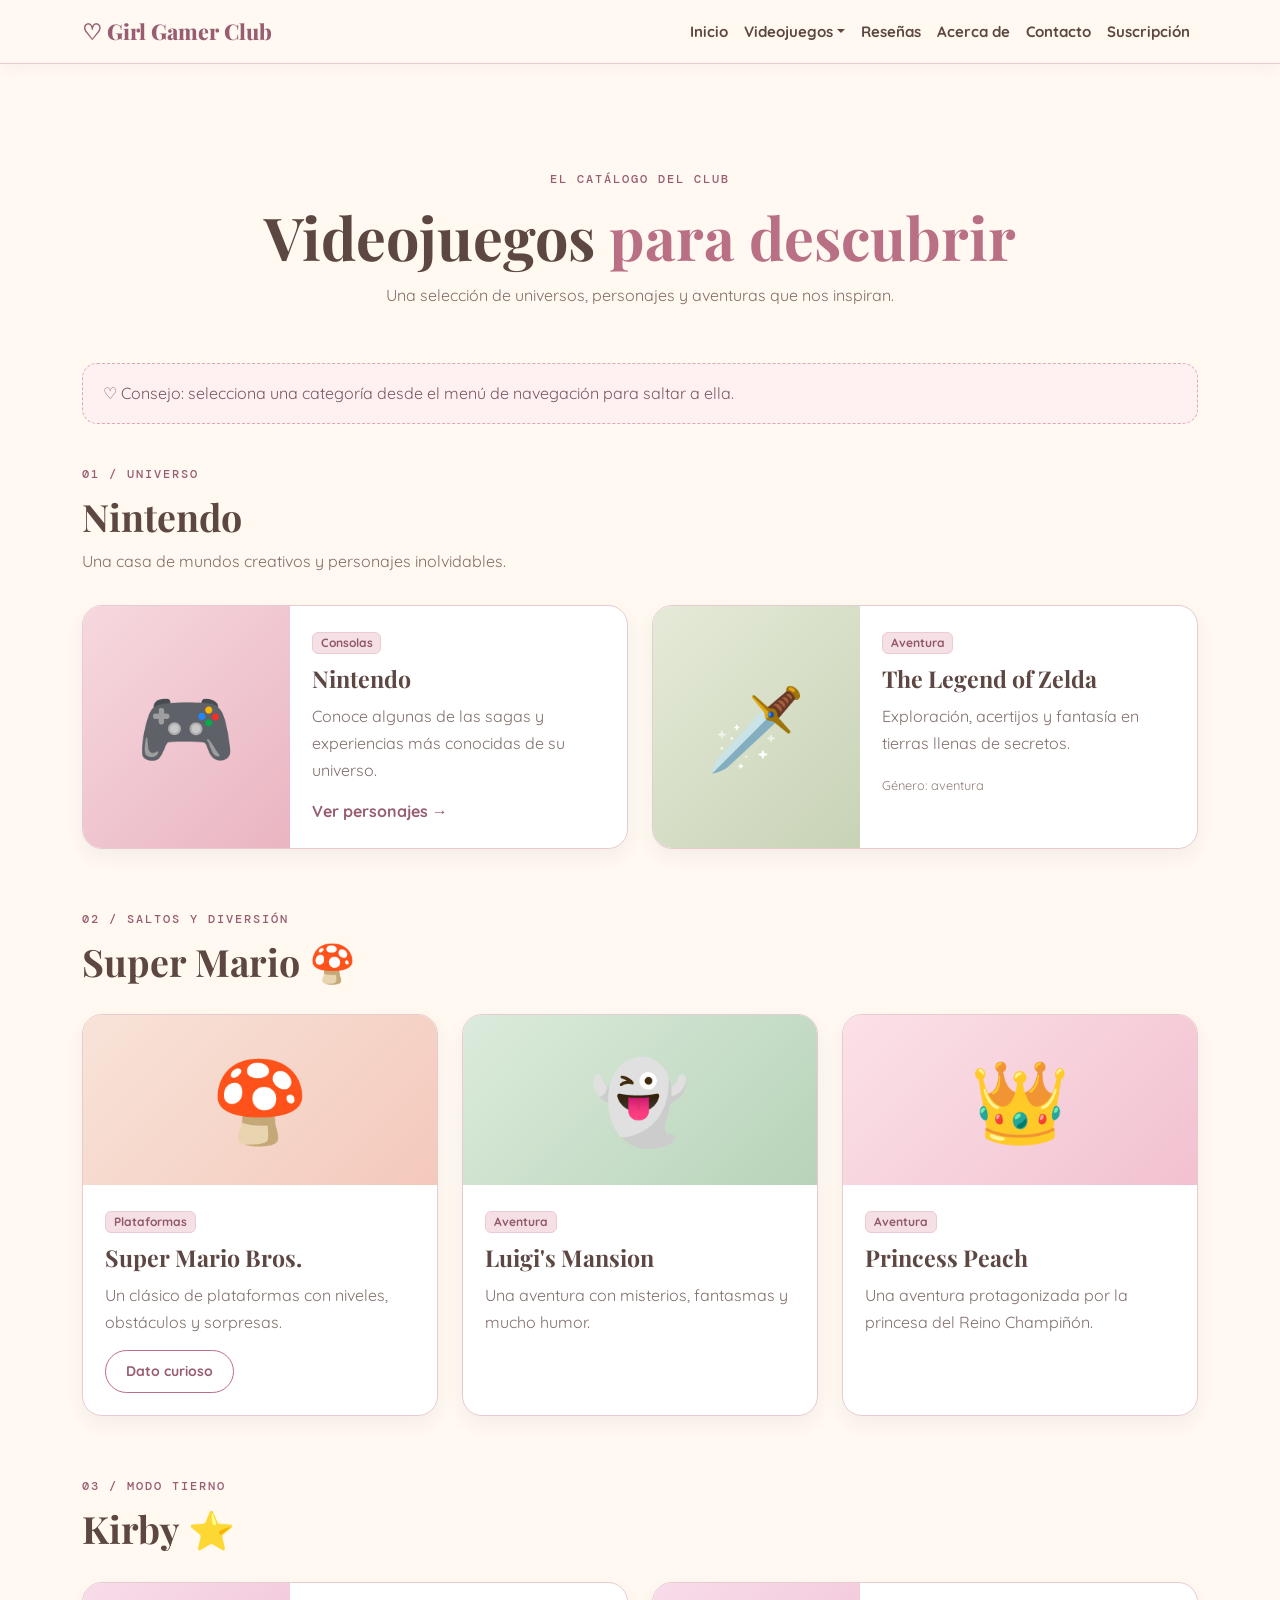
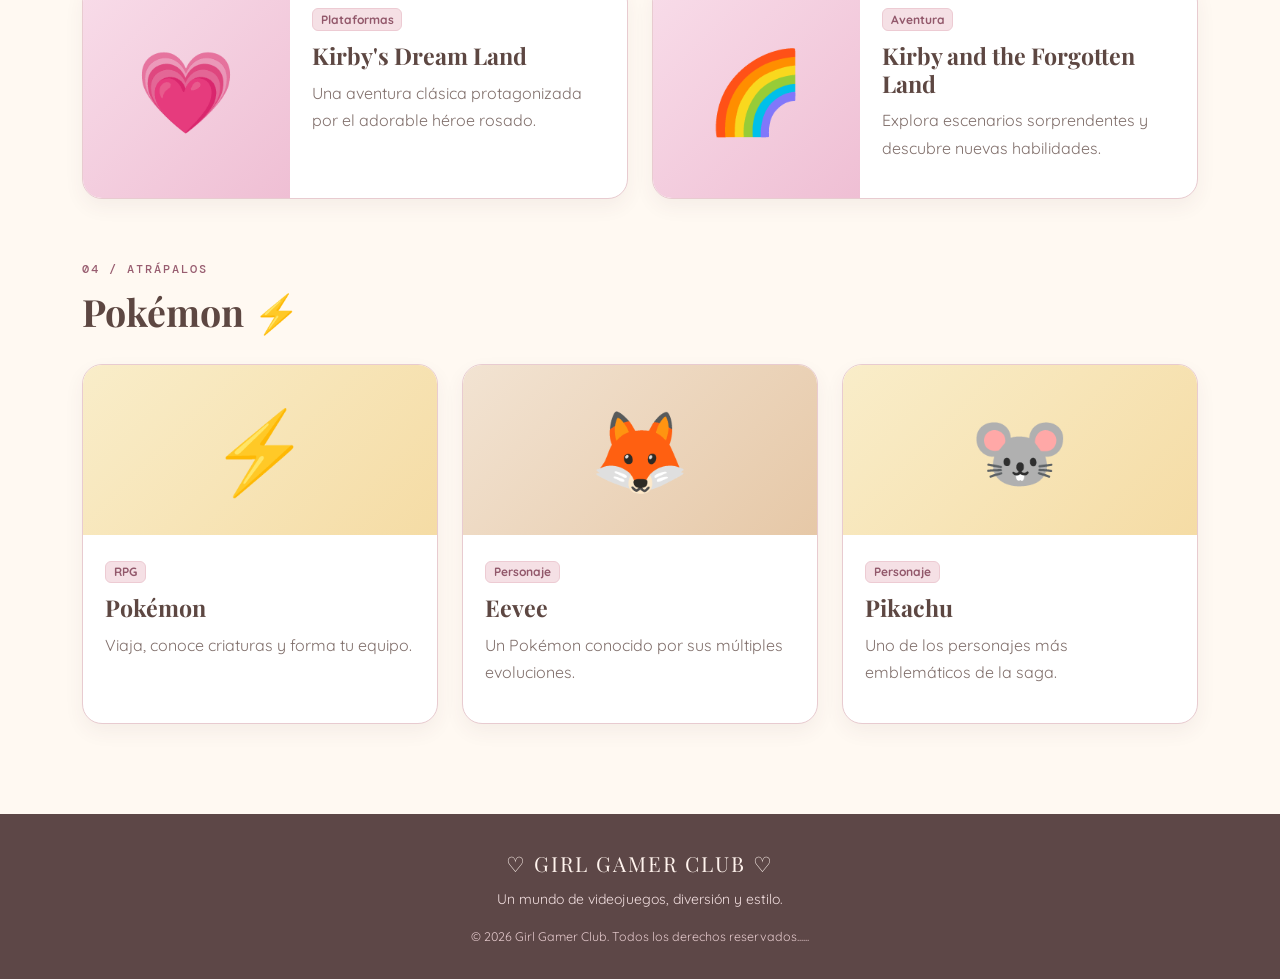
<file: videojuegos.html>
<!DOCTYPE html>
<html lang="es">
<head>
  <meta charset="UTF-8">
  <meta name="viewport" content="width=device-width, initial-scale=1.0">
  <meta name="author" content="Nicol Teran">
  <meta name="description" content="Girl Gamer Club: blog vintage de videojuegos Nintendo, Mario, Kirby y Pokémon.">
  <title>Videojuegos | Girl Gamer Club</title>
  <link href="https://cdn.jsdelivr.net/npm/bootstrap@5.3.3/dist/css/bootstrap.min.css" rel="stylesheet">
  <link rel="stylesheet" href="css/estilos.css">
</head>
<body>

<nav class="navbar navbar-expand-lg navbar-light sticky-top">
  <div class="container">
    <a class="navbar-brand" href="index.html">♡ Girl Gamer Club</a>
    <button class="navbar-toggler" type="button" data-bs-toggle="collapse" data-bs-target="#menu" aria-controls="menu" aria-expanded="false" aria-label="Abrir menú">
      <span class="navbar-toggler-icon"></span>
    </button>
    <div class="collapse navbar-collapse" id="menu">
      <ul class="navbar-nav ms-auto align-items-lg-center">
        <li class="nav-item"><a class="nav-link" href="index.html">Inicio</a></li>
        <li class="nav-item dropdown">
          <a class="nav-link dropdown-toggle" href="videojuegos.html" role="button" data-bs-toggle="dropdown" aria-expanded="false">Videojuegos</a>
          <ul class="dropdown-menu">
            <li><a class="dropdown-item" href="videojuegos.html#nintendo">Nintendo</a></li>
            <li><a class="dropdown-item" href="videojuegos.html#mario">Mario</a></li>
            <li><a class="dropdown-item" href="videojuegos.html#kirby">Kirby</a></li>
            <li><a class="dropdown-item" href="videojuegos.html#pokemon">Pokémon</a></li>
          </ul>
        </li>
        <li class="nav-item"><a class="nav-link" href="resenas.html">Reseñas</a></li>
        <li class="nav-item"><a class="nav-link" href="acerca.html">Acerca de</a></li>
        <li class="nav-item"><a class="nav-link" href="contacto.html">Contacto</a></li>
        <li class="nav-item"><a class="nav-link" href="suscripcion.html">Suscripción</a></li>
      </ul>
    </div>
  </div>
</nav>


<main class="container section-pad">
  <header class="page-header"><span class="eyebrow">EL CATÁLOGO DEL CLUB</span><h1>Videojuegos <span>para descubrir</span></h1><p>Una selección de universos, personajes y aventuras que nos inspiran.</p></header>
  <div class="notice-strip">♡ Consejo: selecciona una categoría desde el menú de navegación para saltar a ella.</div>
  <section id="nintendo" class="catalog-section">
    <div class="section-heading left"><span class="eyebrow">01 / UNIVERSO</span><h2>Nintendo</h2><p>Una casa de mundos creativos y personajes inolvidables.</p></div>
    <div class="row g-4">
      <div class="col-md-6"><article class="game-card horizontal"><div class="game-icon icon-nintendo">🎮</div><div class="card-body"><span class="badge badge-rose">Consolas</span><h3>Nintendo</h3><p>Conoce algunas de las sagas y experiencias más conocidas de su universo.</p><a href="#mario" class="text-link">Ver personajes →</a></div></article></div>
      <div class="col-md-6"><article class="game-card horizontal"><div class="game-icon icon-zelda">🗡️</div><div class="card-body"><span class="badge badge-rose">Aventura</span><h3>The Legend of Zelda</h3><p>Exploración, acertijos y fantasía en tierras llenas de secretos.</p><span class="small-note">Género: aventura</span></div></article></div>
    </div>
  </section>
  <section id="mario" class="catalog-section">
    <div class="section-heading left"><span class="eyebrow">02 / SALTOS Y DIVERSIÓN</span><h2>Super Mario 🍄</h2></div>
    <div class="row g-4">
      <div class="col-md-4"><article class="game-card"><div class="game-icon icon-mario">🍄</div><div class="card-body"><span class="badge badge-rose">Plataformas</span><h3>Super Mario Bros.</h3><p>Un clásico de plataformas con niveles, obstáculos y sorpresas.</p><button class="btn btn-sm btn-outline-rose" data-bs-toggle="popover" title="Dato del club" data-bs-content="Mario es uno de los personajes más reconocidos de los videojuegos.">Dato curioso</button></div></article></div>
      <div class="col-md-4"><article class="game-card"><div class="game-icon icon-luigi">👻</div><div class="card-body"><span class="badge badge-rose">Aventura</span><h3>Luigi's Mansion</h3><p>Una aventura con misterios, fantasmas y mucho humor.</p></div></article></div>
      <div class="col-md-4"><article class="game-card"><div class="game-icon icon-peach">👑</div><div class="card-body"><span class="badge badge-rose">Aventura</span><h3>Princess Peach</h3><p>Una aventura protagonizada por la princesa del Reino Champiñón.</p></div></article></div>
    </div>
  </section>
  <section id="kirby" class="catalog-section">
    <div class="section-heading left"><span class="eyebrow">03 / MODO TIERNO</span><h2>Kirby ⭐</h2></div>
    <div class="row g-4"><div class="col-md-6"><article class="game-card horizontal"><div class="game-icon icon-kirby">💗</div><div class="card-body"><span class="badge badge-rose">Plataformas</span><h3>Kirby's Dream Land</h3><p>Una aventura clásica protagonizada por el adorable héroe rosado.</p></div></article></div><div class="col-md-6"><article class="game-card horizontal"><div class="game-icon icon-kirby2">🌈</div><div class="card-body"><span class="badge badge-rose">Aventura</span><h3>Kirby and the Forgotten Land</h3><p>Explora escenarios sorprendentes y descubre nuevas habilidades.</p></div></article></div></div>
  </section>
  <section id="pokemon" class="catalog-section">
    <div class="section-heading left"><span class="eyebrow">04 / ATRÁPALOS</span><h2>Pokémon ⚡</h2></div>
    <div class="row g-4"><div class="col-md-4"><article class="game-card"><div class="game-icon icon-pokemon">⚡</div><div class="card-body"><span class="badge badge-rose">RPG</span><h3>Pokémon</h3><p>Viaja, conoce criaturas y forma tu equipo.</p></div></article></div><div class="col-md-4"><article class="game-card"><div class="game-icon icon-eevee">🦊</div><div class="card-body"><span class="badge badge-rose">Personaje</span><h3>Eevee</h3><p>Un Pokémon conocido por sus múltiples evoluciones.</p></div></article></div><div class="col-md-4"><article class="game-card"><div class="game-icon icon-pika">🐭</div><div class="card-body"><span class="badge badge-rose">Personaje</span><h3>Pikachu</h3><p>Uno de los personajes más emblemáticos de la saga.</p></div></article></div></div>
  </section>
</main>

<footer class="site-footer">
  <div class="container text-center">
    <p class="mb-1">♡ GIRL GAMER CLUB ♡</p>
    <small>Un mundo de videojuegos, diversión y estilo.</small>
    <p class="copyright mb-0">© 2026 Girl Gamer Club. Todos los derechos reservados......</p>
  </div>
</footer>

<script src="https://cdn.jsdelivr.net/npm/bootstrap@5.3.3/dist/js/bootstrap.bundle.min.js"></script>
<script src="js/script.js"></script>
</body>
</html>
</file>
<file: css/estilos.css>
@import url('https://fonts.googleapis.com/css2?family=DM+Mono:wght@400;500&family=Playfair+Display:wght@600;700;800&family=Quicksand:wght@400;500;600;700&display=swap');
:root{--pink:#d99aaa;--deep:#985d70;--rose:#b96f84;--cream:#fff9f2;--paper:#f4e8dc;--brown:#5d4742;--ink:#493b3b;--line:#e8cbd0}
*{box-sizing:border-box}
body{margin:0;background:var(--cream);color:var(--ink);font-family:'Quicksand',sans-serif;line-height:1.7}
.navbar{background:rgba(255,249,242,.96);border-bottom:1px solid var(--line);box-shadow:0 3px 16px rgba(115,68,78,.06)}
.navbar-brand{font-family:'Playfair Display',serif;font-weight:800;color:var(--deep)!important;font-size:1.35rem}
.nav-link{color:var(--brown)!important;font-weight:700;font-size:.94rem}.nav-link:hover,.dropdown-item:hover{color:var(--rose)!important;background:#fff0f2}
.dropdown-menu{border:1px solid var(--line);background:var(--cream);border-radius:14px}
.hero{padding:80px 0 76px;background:radial-gradient(circle at 85% 15%,#f8dce2 0,transparent 28%),linear-gradient(135deg,#fff8f1,#f7e5e4)}
.eyebrow{font-family:'DM Mono',monospace;letter-spacing:2px;font-size:.72rem;color:var(--deep);font-weight:500}
h1,h2,h3{font-family:'Playfair Display',serif;color:var(--brown);font-weight:700;line-height:1.2}
.hero h1{font-size:clamp(2.8rem,6vw,5rem);margin:16px 0}.hero h1 span,.page-header h1 span{color:var(--rose)}
.hero-text{font-size:1.15rem;max-width:580px;color:#705b58}
.btn-rose{background:var(--rose);border:1px solid var(--rose);color:white;border-radius:30px;padding:11px 22px;font-weight:700}.btn-rose:hover{background:var(--deep);border-color:var(--deep);color:white}
.btn-outline-rose{border:1px solid var(--rose);color:var(--deep);border-radius:30px;padding:10px 20px;font-weight:700}.btn-outline-rose:hover{background:var(--rose);color:white}
.hero-art{min-height:350px;border:1px dashed #d9a5b1;border-radius:48% 48% 42% 42%;background:linear-gradient(145deg,#f9dce4,#f0c8d2);display:flex;flex-direction:column;align-items:center;justify-content:center;position:relative;overflow:hidden}
.sparkle{position:absolute;top:35px;left:35px;color:white;font-size:1.6rem}.handheld{width:210px;height:280px;background:#eaaabd;border:7px solid #fff0f1;border-radius:28px;box-shadow:10px 13px 0 rgba(145,82,103,.2),inset 0 0 0 2px #c77f94;display:flex;flex-direction:column;align-items:center;padding:25px 18px}
.screen{width:150px;height:130px;background:#796b70;border:9px solid #f9e8e9;border-radius:12px;color:#fff4ee;text-align:center;font-family:'DM Mono';font-size:1.15rem;line-height:1.25;padding-top:20px;box-shadow:inset 0 0 12px #40363b}.screen span{font-size:2rem;color:#ffc7d5}
.controls{margin-top:20px;color:#fff8f0;font-size:1.5rem}.art-caption{font-family:'DM Mono';font-size:.72rem;letter-spacing:3px;color:#89576a;margin-top:14px}
.section-pad{padding-top:65px;padding-bottom:70px}.section-heading{text-align:center;margin:0 auto 30px;max-width:680px}.section-heading h2{font-size:2.35rem;margin:8px 0}.section-heading p,.page-header p{color:#816d68}.section-heading.left{text-align:left;margin-left:0}
.vintage-carousel{border-radius:24px;overflow:hidden;box-shadow:0 12px 28px rgba(93,71,66,.12)}.carousel-panel{min-height:290px;padding:55px 12%;color:white;display:flex;flex-direction:column;align-items:flex-start;justify-content:center}.carousel-panel span{font-family:'DM Mono';font-size:.75rem;letter-spacing:2px}.carousel-panel h3{font-size:2.5rem;color:white;margin:12px 0}.carousel-panel p{max-width:520px}.panel-one{background:linear-gradient(120deg,#b96f84,#d9a2ac)}.panel-two{background:linear-gradient(120deg,#c28d9f,#e8bdc7)}.panel-three{background:linear-gradient(120deg,#8b6c65,#c39a8b)}
.soft-section{background:#f8eeea}.game-card,.review-card{height:100%;background:white;border:1px solid var(--line);border-radius:20px;overflow:hidden;box-shadow:0 8px 20px rgba(90,58,65,.06);transition:transform .2s,box-shadow .2s}.game-card:hover,.review-card:hover{transform:translateY(-5px);box-shadow:0 14px 28px rgba(90,58,65,.12)}
.game-icon{height:170px;display:flex;align-items:center;justify-content:center;font-size:5rem;background:linear-gradient(135deg,#f9e3e5,#f4d5dc)}.icon-mario{background:linear-gradient(135deg,#f8e3d8,#f4c9bc)}.icon-kirby,.icon-kirby2{background:linear-gradient(135deg,#f8dce9,#efbfd4)}.icon-pokemon,.icon-pika{background:linear-gradient(135deg,#f9edc9,#f5dca5)}.icon-nintendo{background:linear-gradient(135deg,#f7d8df,#e9b5c1)}.icon-zelda{background:linear-gradient(135deg,#e5ead8,#c8d3b6)}.icon-luigi{background:linear-gradient(135deg,#dcebdc,#b7d3b9)}.icon-peach{background:linear-gradient(135deg,#fbe1e8,#f2c1d0)}.icon-eevee{background:linear-gradient(135deg,#f2e3d2,#e6c8a7)}
.card-body{padding:22px}.card-body h3{font-size:1.45rem;margin:10px 0}.card-body p{color:#806f6b;margin-bottom:14px}.badge-rose{background:#f5e0e5;color:#92586b;border:1px solid #edcbd3;font-weight:700}.text-link{color:var(--deep);font-weight:700;text-decoration:none}.text-link:hover{text-decoration:underline}
.site-footer{padding:32px 0;background:#5d4747;color:#fff3ed}.site-footer p:first-child{font-family:'Playfair Display';font-size:1.3rem;letter-spacing:2px}.site-footer small{color:#f2dfe0}.copyright{font-size:.78rem;color:#e4c9cc;margin-top:14px}
.page-header{text-align:center;padding:35px 0 38px}.page-header h1{font-size:clamp(2.4rem,5vw,3.7rem);margin:10px 0}.notice-strip,.paper-note{background:#fff0f2;border:1px dashed #dca9b5;padding:16px 20px;border-radius:15px;color:#795761}
.catalog-section{padding:35px 0 20px;scroll-margin-top:90px}.catalog-section .game-card{min-height:100%}.horizontal{display:flex;flex-direction:row}.horizontal .game-icon{width:38%;min-height:200px;height:auto;flex-shrink:0}.horizontal .card-body{flex:1}.small-note{font-size:.8rem;color:#917e78}
.review-art{height:190px;display:flex;align-items:center;justify-content:center;font-size:5rem}.art-mario{background:#f7ded2}.art-kirby{background:#f5d9e7}.art-pokemon{background:#f8eccb}.review-card h2{font-size:1.5rem;margin:10px 0}.rating{color:#c88743;letter-spacing:2px}.rating small{color:#8b716a;letter-spacing:0}.review-verdict{font-weight:700;color:var(--deep)!important;border-top:1px solid #f0dfe0;padding-top:12px}
.about-panel{display:grid;grid-template-columns:180px 1fr;gap:32px;align-items:center;background:white;border:1px solid var(--line);padding:35px;border-radius:24px;box-shadow:0 10px 25px rgba(90,58,65,.06)}.profile-avatar{width:160px;height:160px;border-radius:50%;display:grid;place-items:center;font-size:5rem;background:linear-gradient(135deg,#f8dfe5,#f2c6d2);border:8px solid #fff2f4;outline:1px dashed #d49aa9}.about-panel h2{margin:12px 0}.inner-soft{border-radius:24px;padding:35px}.mini-feature{text-align:center;background:white;border:1px solid var(--line);border-radius:18px;padding:25px;color:var(--rose);font-size:1.8rem}.mini-feature h3{font-size:1.3rem;margin:8px 0}.mini-feature p{font-size:.95rem;color:#806f6b}
.contact-card,.form-paper{height:100%;background:white;border:1px solid var(--line);border-radius:22px;padding:30px;box-shadow:0 8px 22px rgba(90,58,65,.06)}.contact-stamp{width:75px;height:75px;border:2px dashed var(--rose);border-radius:50%;display:grid;place-items:center;color:var(--deep);font-family:'Playfair Display';font-weight:800;transform:rotate(-10deg);margin-bottom:22px}.contact-list{padding-left:18px;color:#806f6b}.contact-list li{margin:12px 0}.form-paper h2{font-size:1.8rem;margin-bottom:16px}.form-label{font-weight:700;color:#705956}.form-control,.form-select{border:1px solid #e7cbd1;border-radius:12px;padding:11px;background:#fffdfb}.form-control:focus,.form-select:focus{border-color:#c78396;box-shadow:0 0 0 .2rem rgba(185,111,132,.15)}.form-feedback{margin:12px 0 0;color:#7d5262;font-weight:700}
.subscribe-wrap{max-width:940px;margin:auto;display:grid;grid-template-columns:1fr 1fr;background:#f7e6e8;border-radius:25px;overflow:hidden;border:1px solid var(--line);box-shadow:0 12px 30px rgba(90,58,65,.08)}.subscribe-decoration{padding:40px;display:flex;flex-direction:column;align-items:center;justify-content:center;text-align:center;background:linear-gradient(145deg,#d99aaa,#b87589);color:white}.big-heart{font-size:6rem;line-height:1}.subscribe-decoration h2{color:white;font-size:2.2rem;margin:20px 0}.subscribe-decoration span{font-family:'DM Mono';font-size:.68rem;letter-spacing:2px;margin-top:25px}.subscribe-form{border:0;border-radius:0;box-shadow:none}
@media(max-width:767px){.hero{padding:55px 0}.hero-art{min-height:310px}.section-pad{padding-top:45px;padding-bottom:50px}.horizontal{display:block}.horizontal .game-icon{width:100%;height:150px}.about-panel{grid-template-columns:1fr;text-align:center}.profile-avatar{margin:auto}.subscribe-wrap{grid-template-columns:1fr}.subscribe-decoration{padding:35px}.carousel-panel{padding:40px 16%;min-height:310px}.carousel-panel h3{font-size:2rem}}
</file>
